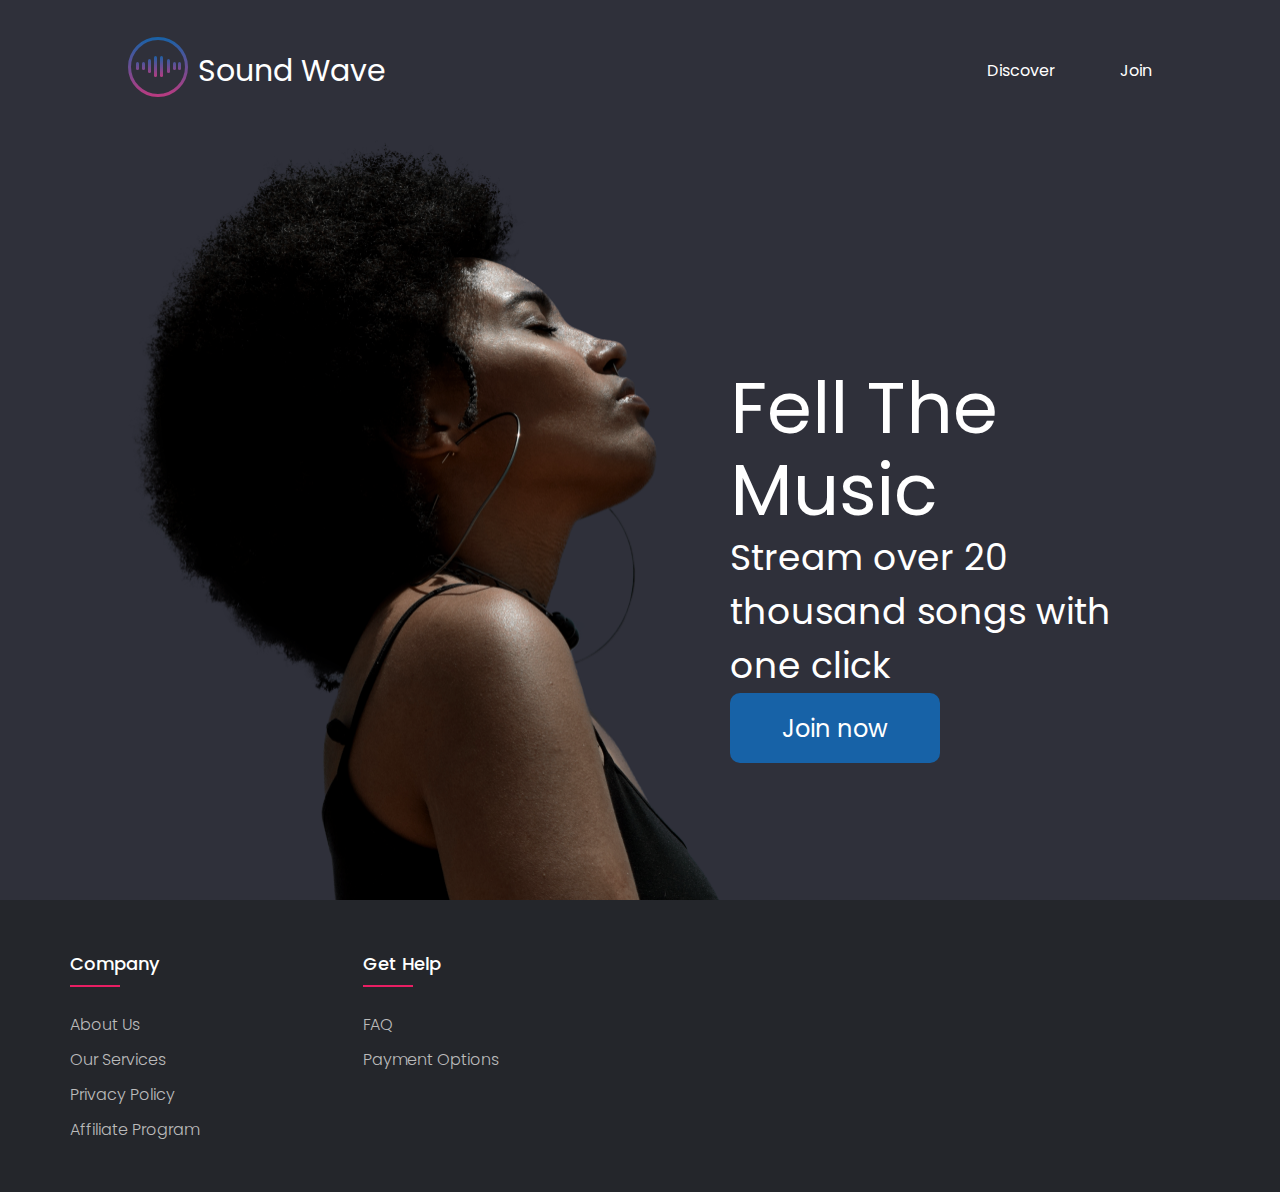
<file: index.html>
<!DOCTYPE html>
<html lang="en">
<head>
  <meta charset="UTF-8">
  <meta http-equiv="X-UA-Compatible" content="IE=edge">
  <meta name="viewport" content="width=device-width, initial-scale=1.0">
  <link rel="stylesheet" href="style.css">
  <title>SoundWave</title>
</head>
<body>
  <header class="header">
    <div class="header__top">
      <div class="container">
        <div class="logo">
          <a href="index.html" >
            <img class="logo-img" src="image/svg/logo.svg" alt="">
          </a>
            <div class="logo-title">Sound Wave</div>
          </div>
          <nav class="header__nav">
            <a class="header__nav-link" href="discover.html">Discover</a>
            <a class="header__nav-link" href="Join.html">Join</a>
          </nav>
      </div>
    </div>
    <div class="header__content">
      <div class="container">
        <img class="header__content-img" src="image/png/image%201.png" alt="">
        <div class="header__content-inner">
          <div class="header__title title">Fell The Music</div>
          <p class="header__description">Stream over 20 thousand songs with one click</p>
          <form action="Join.html" target="_parent">
            <button class="header__btn btn">Join now</button>
          </form>
        </div>
      </div>
    </div>
  </header>

<!--  <footer class="footer">
    <div class="container">
      <ul class="footer__contact">
        <li>
          <a class="footer__link" href="">About Us</a>
        </li>
        <li>
          <a class="footer__link" href="">Contact</a>
        </li>
      </ul>
      <ul class="footer__social">
        <li>
          <img class="footer__link-logo" src="" alt="" >
          <a class="footer__link" href="">Twitter</a>
        </li>
        <li>
          <img class="footer__link-logo" src="" alt="" >
          <a class="footer__link" href="">Facebook</a>
        </li>
      </ul>
    </div>
  </footer>-->

  <footer class="footer">
    <div class="container--foot">
      <div class="row">
        <div class="footer-col">
          <h4>company</h4>
          <ul>
            <li><a href="#">about us</a></li>
            <li><a href="#">our services</a></li>
            <li><a href="#">privacy policy</a></li>
            <li><a href="AffiliateProgram.html">affiliate program</a></li>
          </ul>
        </div>
        <div class="footer-col">
          <h4>get help</h4>
          <ul>
            <li><a href="#">FAQ</a></li>
            <li><a href="#">payment options</a></li>
          </ul>
        </div>


      </div>
    </div>
  </footer>
</body>
</html>
</file>
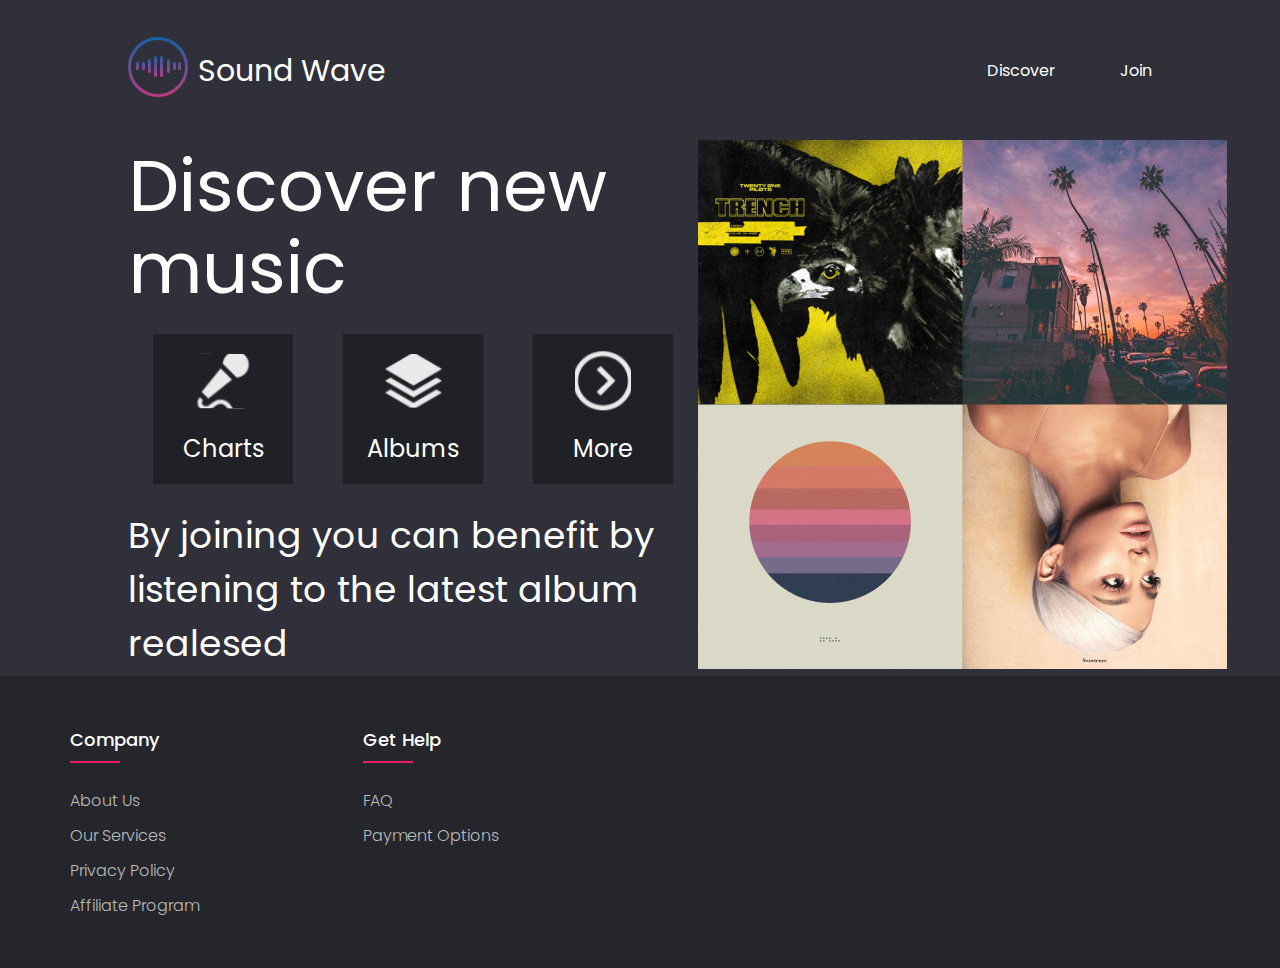
<file: discover.html>
<!DOCTYPE html>
<html lang="en">
<head>
  <meta charset="UTF-8">
  <meta http-equiv="X-UA-Compatible" content="IE=edge">
  <link rel="stylesheet" href="style.css">
  <title>Discover</title>
</head>
<body>

<section class="discover">

  <div class="header__top">
    <div class="container">
      <div class="logo">
        <a href="index.html" >
          <img class="logo-img" src="image/svg/logo.svg" alt="">
        </a>
        <div class="logo-title">Sound Wave</div>
      </div>
      <nav class="header__nav">
        <a class="header__nav-link" href="discover.html">Discover</a>
        <a class="header__nav-link" href="Join.html">Join</a>
      </nav>
    </div>
  </div>

  <div class="container">
    <div class="discover__content">
      <div class="discover__content-wrapper">
        <div class="discover__title title">Discover new music</div>
        <div class="discover__item">
          <div class="card">
            <img class="card__img" src="image/svg/charts.svg" alt="">
            <p class="card__text">Charts</p>
          </div>
          <div class="card">
            <img class="card__img" src="image/svg/vector.svg" alt="">
            <p class="card__text">Albums</p>
          </div>
          <div class="card">
            <img class="card__img" src="image/svg/image%205.svg" alt="">
            <p class="card__text">More</p>
          </div>
        </div>
        <p class="discover__description">By joining you can benefit by listening to the latest album realesed</p>
      </div>
    </div>
    <div class="discover__img-section">
      <img class="discover__img" src="image/png/Rectangle.png" alt="" >
    </div>
  </div>



</section>

<footer class="footer">
  <div class="container&#45;&#45;foot">
    <div class="row">
      <div class="footer-col">
        <h4>company</h4>
        <ul>
          <li><a href="#">about us</a></li>
          <li><a href="#">our services</a></li>
          <li><a href="#">privacy policy</a></li>
          <li><a href="AffiliateProgram.html">affiliate program</a></li>
        </ul>
      </div>
      <div class="footer-col">
        <h4>get help</h4>
        <ul>
          <li><a href="#">FAQ</a></li>
          <li><a href="#">payment options</a></li>
        </ul>
      </div>

    </div>
  </div>
</footer>

</body>
</html>
</file>
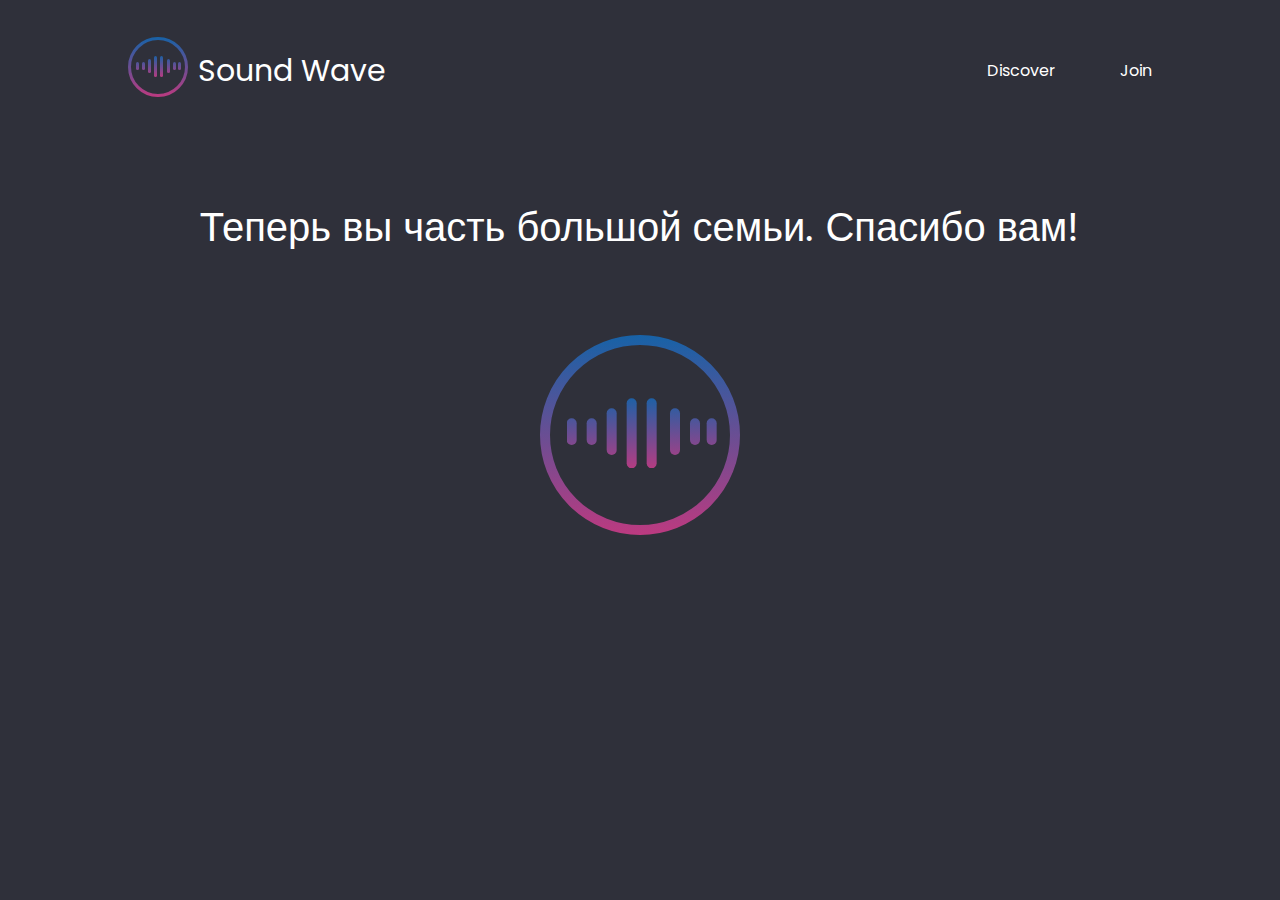
<file: endPoint.html>
<!DOCTYPE html>
<html lang="en">
<head>
    <meta charset="UTF-8">
    <title>Thx u</title>
    <link rel="stylesheet" href="style.css">
</head>
<body>

<header>
    <div class="header__top">
        <div class="container">
            <div class="logo">
                <a href="index.html" >
                    <img class="logo-img" src="image/svg/logo.svg" alt="">
                </a>
                <div class="logo-title">Sound Wave</div>
            </div>
            <nav class="header__nav">
                <a class="header__nav-link" href="discover.html">Discover</a>
                <a class="header__nav-link" href="Join.html">Join</a>
            </nav>
        </div>
    </div>
</header>
  <section class="container containerP">
      <div class="endP">
          <p>Теперь вы часть большой семьи. Спасибо вам!</p>
          <a href="index.html" >
            <img class="logo-img end" src="image/svg/logo.svg" alt="">
          </a>
      </div>
  </section>


</body>
</html>
</file>
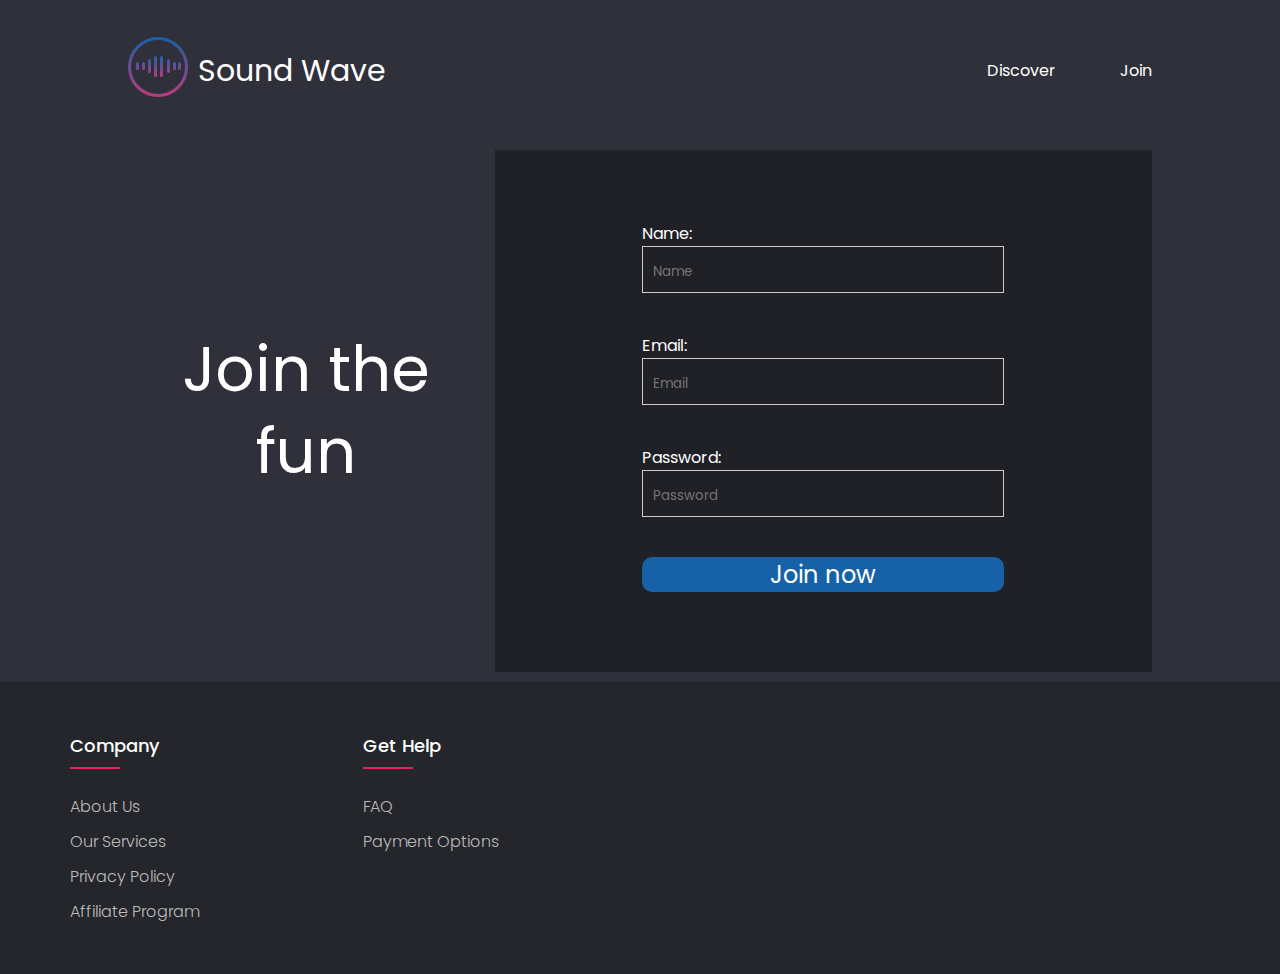
<file: Join.html>
<!DOCTYPE html>
<html lang="en">
<head>
  <meta charset="UTF-8">
  <meta http-equiv="X-UA-Compatible" content="IE=edge">
  <link rel="stylesheet" href="style.css">
  <title>Join</title>
</head>
<body>

<section class="join">

  <div class="header__top">
    <div class="container">
      <div class="logo">
        <a href="index.html" >
          <img class="logo-img" src="image/svg/logo.svg" alt="">
        </a>
        <div class="logo-title">Sound Wave</div>
      </div>
      <nav class="header__nav">
        <a class="header__nav-link" href="discover.html">Discover</a>
        <a class="header__nav-link" href="Join.html">Join</a>
      </nav>
    </div>
  </div>

  <div class="container">
    <div class="join__title">Join the fun</div>
    <div class="join__form">
      <div class="join__form-row">
        <div class="join__form-group">
          <label for="name">Name:</label>
          <input type="text" id="name" placeholder="Name">
        </div>
        <div class="join__form-group">
          <label for="email">Email:</label>
          <input type="email" id="email" placeholder="Email">
        </div>
        <div class="join__form-group">
          <label for="password">Password:</label>
          <input type="password" id="password" placeholder="Password">
        </div>
        <button class="join__btn btn">Join now</button>
      </div>
    </div>
  </div>
</section>

<!--<footer class="footer">
  <div class="container">
    <ul class="footer__contact">
      <li>
        <a class="footer__link" href="">About Us</a>
      </li>
      <li>
        <a class="footer__link" href="">Contact</a>
      </li>
    </ul>
    <ul class="footer__social">
      <li>
        <img class="footer__link-logo" src="" alt="" >
        <a class="footer__link" href="">Twitter</a>
      </li>
      <li>
        <img class="footer__link-logo" src="" alt="" >
        <a class="footer__link" href="">Facebook</a>
      </li>
    </ul>
  </div>
</footer>-->

<footer class="footer">
  <div class="container--foot">
    <div class="row">
      <div class="footer-col">
        <h4>company</h4>
        <ul>
          <li><a href="#">about us</a></li>
          <li><a href="#">our services</a></li>
          <li><a href="#">privacy policy</a></li>
          <li><a href="AffiliateProgram.html">affiliate program</a></li>
        </ul>
      </div>
      <div class="footer-col">
        <h4>get help</h4>
        <ul>
          <li><a href="#">FAQ</a></li>
          <li><a href="#">payment options</a></li>
        </ul>
      </div>
      </div>
    </div>

</footer>

</body>
</html>
</file>
<file: style.css>
@import url('https://fonts.googleapis.com/css2?family=Inter&family=Poppins:wght@300;400;500;700&display=swap');

* {
  box-sizing: border-box;
  font-family: 'Poppins', sans-serif;
  margin: 0;
  padding: 0;
}

body {
  background: #2F303A;
  color: white;
  display: flex;
  flex-direction: column;
  min-height: 100vh;
}


/* ============== header ============== */

.header {
  width: 100vw;
  height: 100vh;
}

.header__top {
  height: 140px;
  display: flex;
  justify-content: center;
}

.container {
  width: 80vw;
  margin: 0 auto;
  display: flex;

  align-items: center;
}

.logo {
  display: flex;
  align-items: center;
}

.logo-img {
  width: 60px;
  height: 60px;
}

.logo-title {
  margin-left: 10px;
  font-size: 30px;
  line-height: 45px;
}

.header__nav {
  margin-left: auto;
}

.header__nav-link {
  text-decoration: none;
  color: white;
  margin-left: 60px;
}

.header__nav-link:first-child {
  margin-left: 0;
}

.header__content-img {
  width: 602px;
  height: 850px;
}

.title {
  font-size: 72px;
  line-height: 82px;
}

.header__description {
  font-size: 36px;
  line-height: 54px;
}

.btn {
  cursor: pointer;
  background: #1762A7;
  border: none;
  border-radius: 10px;
  color: white;
  font-size: 24px;
}

.header__btn {
  width: 210px;
  height: 70px;
}

/* ============== discover new music ============== */

.discover {
  flex-direction: column;
  display: flex;
  align-items: center;
  justify-content: center;
}


.discover__img-section {
  margin-left: auto;
}

.discover__img {
  width: 529px;
  height: 529px;
}

.discover__item {
  display: flex;
}

.card {
  margin: 25px;
  display: flex;
  flex-direction: column;
  align-items: center;
  justify-content: center;
  background: #202027;
  width: 140px;
  height: 150px;
}

.card__img {
  width: 60px;
  height: 60px;
}

.card__text {
  margin-top: 20px;
  font-size: 24px;
  line-height: 36px;
}

.discover__description {
  font-size: 36px;
  line-height: 54px;
}
/*================Join========================*/

.join__title {
  font-size: 62px;
  line-height: 82px;
  text-align: center;
  margin-right: 10px;
}

.join__form {
  display: flex;
  flex-direction: column;
  align-items: center;
  justify-content: center;
  margin: 10px auto;
  background: #202027;
  height: 522px;
  width: 672px;
}

.join__form-row {
  margin-bottom: 10px;
  display: flex;
  flex-direction: column;
}

.join__form-group input,textarea {
  width: 100%;
  background: transparent;
  border: 1px solid #ccc;
  padding: 15px 10px 10px;
  outline: none;
  margin-bottom: 40px;
  color: white;
}


/* =====================footer=========================*/
.container--foot{
  max-width: 1170px;
  margin:auto;

}
.row{
  display: flex;
  flex-wrap: wrap;
}
ul{
  list-style: none;
}
.footer{

  width: 100%;
  background-color: #24262b;
  padding: 50px 0;
}
.footer-col{
  width: 25%;
  padding: 0 15px;
}
.footer-col h4{
  font-size: 18px;
  color: #ffffff;
  text-transform: capitalize;
  margin-bottom: 35px;
  font-weight: 500;
  position: relative;
}
.footer-col h4::before{
  content: '';
  position: absolute;
  left:0;
  bottom: -10px;
  background-color: #e91e63;
  height: 2px;
  box-sizing: border-box;
  width: 50px;
}
.footer-col ul li:not(:last-child){
  margin-bottom: 10px;
}
.footer-col ul li a{
  font-size: 16px;
  text-transform: capitalize;
  color: #ffffff;
  text-decoration: none;
  font-weight: 300;
  color: #bbbbbb;
  display: block;
  transition: all 0.3s ease;
}
.footer-col ul li a:hover{
  color: #ffffff;
  padding-left: 8px;
}
.footer-col .social-links a{
  display: inline-block;
  height: 40px;
  width: 40px;
  background-color: rgba(255,255,255,0.2);
  margin:0 10px 10px 0;
  text-align: center;
  line-height: 40px;
  border-radius: 50%;
  color: #ffffff;
  transition: all 0.5s ease;
}
.footer-col .social-links a:hover{
  color: #24262b;
  background-color: #ffffff;
}

/* ============= endPoint ==================*/

.endP {
  display: block;
  margin-top: 40px;
  text-align: center;
}

.endP p {
  font-size: 40px ;
}

.end {
  margin-top: 60px;
  width: 200px;
  height: 200px;
}

.containerP {
  justify-content: center;
  align-items: center;
  display: flex;
  line-height: 95px;
}
</file>
